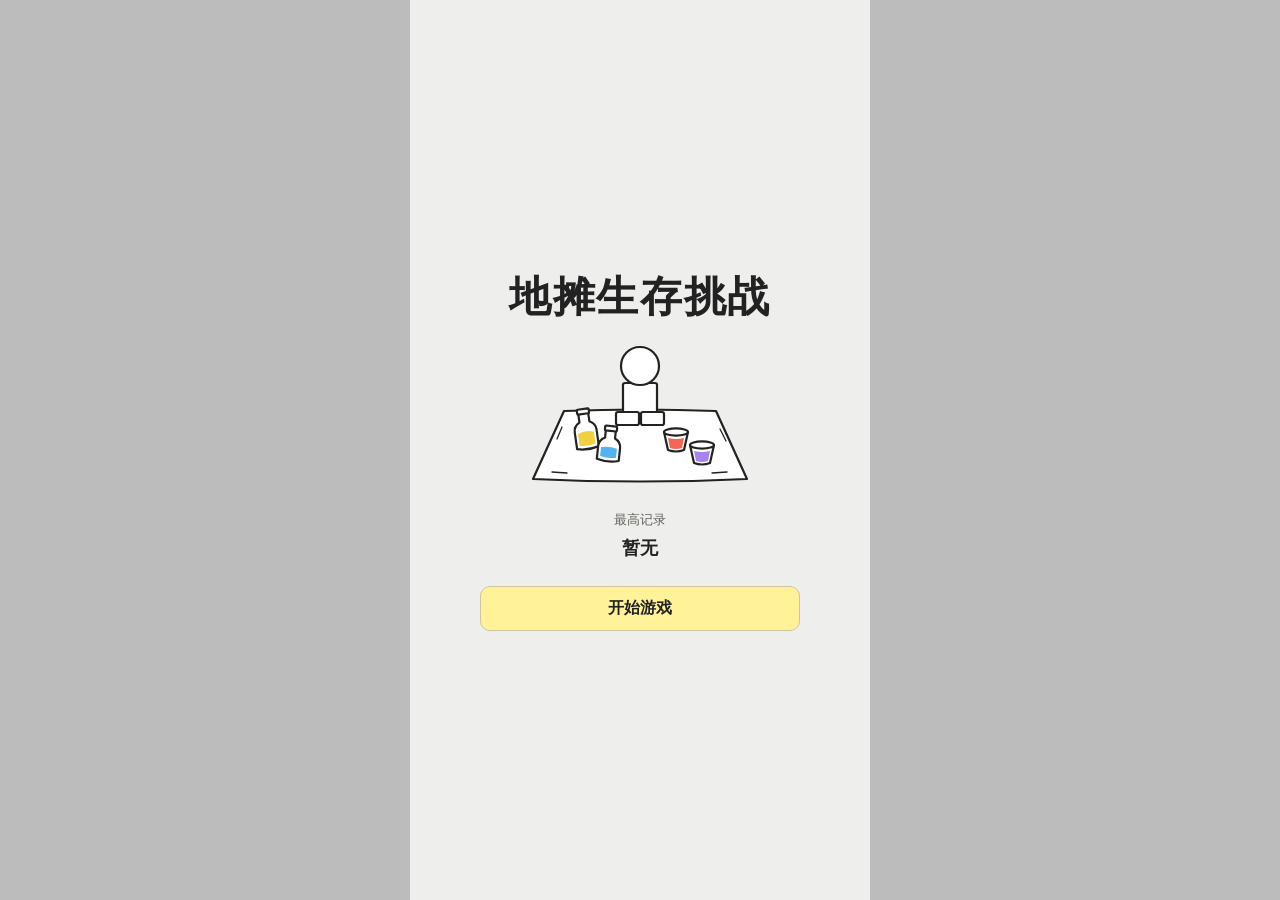
<file: index.html>
<!doctype html>
<html lang="zh-CN"><head><meta charset="utf-8"><meta name="viewport" content="width=device-width,initial-scale=1,viewport-fit=cover"><title>地摊生存挑战</title><link rel="stylesheet" href="shop.css?v=wager-tiers"></head>
<body>
<main id="start-screen" aria-labelledby="game-title">
  <div class="start-content">
    <h1 id="game-title">地摊生存挑战</h1>
    <svg class="start-illustration" viewBox="0 0 280 162" aria-hidden="true" fill="#fff" stroke="#222" stroke-width="2.2" stroke-linecap="round" stroke-linejoin="round">
      <!-- The ground cloth widens toward the viewer. -->
      <path d="M64 78Q140 75 216 78L247 146Q140 151 33 146Z"/>
      <path d="M62 94l-5 12m163-10 6 12M52 139l15 1m145 0 15-1" fill="none" stroke-width="1.3"/>
      <!-- Seated vendor -->
      <rect x="123" y="50" width="34" height="36" rx="2"/>
      <rect x="116" y="79" width="23" height="13" rx="2"/>
      <rect x="141" y="79" width="23" height="13" rx="2"/>
      <circle cx="140" cy="33" r="19"/>
      <!-- Two bottles -->
      <g transform="translate(83 79) rotate(-8)">
        <path d="M-5 0H5v10q6 3 6 9v17q-11 3-22 0V19q0-6 6-9Z"/>
        <path d="M-8 21q8-3 16 0v12q-8 2-16 0Z" fill="#f1cf43" stroke="none"/>
        <rect x="-6" y="-3" width="12" height="5" rx="1"/>
      </g>
      <g transform="translate(111 96) rotate(6)">
        <path d="M-5 0H5v9q6 3 6 9v13q-11 3-22 0V18q0-6 6-9Z"/>
        <path d="M-8 19q8-2 16 0v9q-8 2-16 0Z" fill="#52b3ed" stroke="none"/>
        <rect x="-6" y="-3" width="12" height="5" rx="1"/>
      </g>
      <!-- Two cups, with visible rims -->
      <g transform="translate(176 99)">
        <path d="M-12 0l4 18q8 3 16 0l4-18Z"/>
        <path d="M-8 6q8 2 16 0l-2 10q-6 2-12 0Z" fill="#f36757" stroke="none"/>
        <ellipse rx="12" ry="3.6"/>
      </g>
      <g transform="translate(202 112)">
        <path d="M-12 0l4 18q8 3 16 0l4-18Z"/>
        <path d="M-8 6q8 2 16 0l-2 10q-6 2-12 0Z" fill="#a783ed" stroke="none"/>
        <ellipse rx="12" ry="3.6"/>
      </g>
    </svg>
    <p class="record-label">最高记录</p>
    <p id="best-record">暂无</p>
    <button id="continue-game" class="primary-action" type="button" hidden></button>
    <button id="start-game" class="primary-action" type="button">开始游戏</button>
  </div>
</main>
<main id="shop" hidden data-story="intro" aria-label="杯子小店，美术 01"><header><div class="coins"><span>＄</span><div class="balance"><b id="balance" aria-label="金币余额" aria-live="polite">0</b></div></div><div class="day-controls"><b id="day-number">第 1 天</b><div class="day-actions"><button id="open-scavenge" hidden type="button" aria-haspopup="dialog">拾荒</button><button id="close-day" type="button">收摊</button></div></div><button id="wagers" type="button" hidden aria-haspopup="dialog">对赌</button><button id="preorders" type="button" hidden aria-haspopup="dialog">预订</button><button class="setting" type="button" aria-haspopup="dialog">设置</button><p id="queue-count" aria-live="polite">还有 5 人在排队</p><p id="rent-today">明日付货款 10 金币</p></header><div id="customers"></div>
<aside id="skip-tip" class="game-tip" hidden aria-label="如果没有饮料可以卖给这位顾客，可以点「撵走」，换下一位。">
  <button id="close-skip-tip" class="tip-close" type="button" aria-label="关闭提示">×</button>
  <p>如果没有饮料可以卖给这位顾客，可以点「撵走」，换下一位。</p>
  <button id="confirm-skip-tip" class="tip-confirm" type="button">知道了</button>
</aside>
<div id="mentor" class="person" hidden><div class="head"><span class="mentor-hat" aria-hidden="true"></span><svg class="mentor-lips" viewBox="0 0 32 18" aria-hidden="true"><path fill="#c52d48" d="M1 9C7 7 9 2 12 3c2 0 3 2 4 2s2-2 4-2c3-1 5 4 11 6-4 4-9 7-15 7S5 13 1 9Z"/><path d="M4 9q12 4 24 0" fill="none" stroke="#831b32" stroke-width="1.3" stroke-linecap="round"/></svg></div><div class="body"></div></div>
<section id="story" aria-label="开店剧情" hidden><strong>地摊主理人</strong><p id="story-text" aria-live="polite"></p><div class="story-actions"><button id="story-refuse" type="button" hidden>不交</button><button id="story-next" type="button">继续</button></div></section><section id="table" aria-label="桌面，点击空处放回选中的杯子"><div id="cart-area"></div><p id="item-count">物品总数：0</p><div id="fruit-market" aria-label="今日水果单份价格"></div></section><div id="cups"></div><svg id="shop-stream" aria-hidden="true"><path/></svg><aside id="return-tip" class="game-tip" hidden aria-label="把一只杯子装满并选中，再点箱子里的空白处，就能把它放回去，腾出一个手位。">
  <button id="close-return-tip" class="tip-close" type="button" aria-label="关闭提示">×</button>
  <p>把一只杯子装满并选中，再点箱子里的空白处，就能把它放回去，腾出一个手位。</p>
  <button id="confirm-return-tip" class="tip-confirm" type="button">知道了</button>
</aside><div id="slots" aria-label="三个手持位置"><i></i><i></i><i></i></div><p id="hint" role="status" aria-live="polite">拿起杯子，把相同颜色倒在一起</p><footer><button id="upgrade" aria-haspopup="dialog"><span id="upgrade-badge" class="footer-badge" hidden></span>升级 <small>▲</small></button><button id="inventory" aria-haspopup="dialog"><span id="inventory-badge" class="footer-badge" hidden></span>仓库 <small>▲</small></button></footer>
<dialog id="upgrade-menu" aria-labelledby="upgrade-title">
  <div class="upgrade-heading"><h2 id="upgrade-title">升级</h2><button id="close-upgrade" aria-label="关闭升级菜单">×</button></div>
  <button id="buy-scavenge-upgrade" class="extra-upgrade" type="button"><span><span></span><small></small></span><strong></strong></button>
  <button id="buy-daily"><span>增加每日顾客<small id="daily-count"></small></span><strong id="daily-price"></strong></button>
  <button id="buy-wallet"><span>顾客钱包<small id="wallet-level"></small></span><strong id="wallet-price"></strong></button>
  <button id="buy-merchant-type"><span>解锁商人箱型<small id="merchant-type-level"></small></span><strong id="merchant-type-price"></strong></button>
  <button id="buy-merchant-count"><span>增加商人商品<small id="merchant-count-level"></small></span><strong id="merchant-count-price"></strong></button>
  <div id="extra-upgrades"></div>
  <p id="upgrade-status" aria-live="polite"></p>
</dialog>
<dialog id="prop-catalog" aria-labelledby="prop-title">
  <div class="upgrade-heading">
    <h2 id="prop-title">道具一览</h2>
    <form method="dialog"><button class="settings-close" aria-label="关闭道具一览">×</button></form>
  </div>
  <h3>价格影响器</h3>
  <div id="influencer-previews"></div>
  <p>从明天起按目标价成交，持续 3 天。原行情照常变化，到期后恢复按当时的行情成交。</p>
</dialog>
<dialog id="settings-menu" aria-labelledby="settings-title">
  <div class="upgrade-heading"><h2 id="settings-title">设置</h2><form method="dialog"><button class="settings-close" aria-label="关闭设置">×</button></form></div>
  <button id="settings-save" class="primary-action" type="button">保存并返回首页</button>
  <button id="settings-restart" class="primary-action" type="button">重新开始</button>
  <button id="settings-abandon" class="primary-action" type="button">放弃本局</button>
  <p id="settings-status" role="status"></p>
</dialog>
<dialog id="trader-menu" aria-labelledby="trader-title">
  <h2 id="trader-title">操盘手</h2>
  <p>我跟你谈个生意。</p>
  <p id="trader-terms"></p>
  <p id="trader-status" role="status"></p>
  <div class="rent-warning-actions">
    <button id="trader-decline" type="button">不同意</button>
    <button id="trader-accept" type="button" value="confirm"></button>
  </div>
</dialog>
<dialog id="wager-offer" aria-labelledby="wager-title">
  <h2 id="wager-title">对赌客</h2>
  <p id="wager-terms"></p>
  <ul id="wager-history" aria-label="最近三天基础行情"></ul>
  <form method="dialog">
    <div class="wager-prediction" role="group" aria-label="预测价">
      <span>预测价</span>
      <input id="wager-whole" aria-label="个位" inputmode="numeric" pattern="[0-9]" maxlength="1" required>
      <span aria-hidden="true">.</span>
      <input id="wager-decimal" aria-label="十分位" inputmode="numeric" pattern="[0-9]" maxlength="1" required>
      <span>金币</span>
    </div>
    <label>本金 <input id="wager-stake" type="range" min="1" step="1" value="1"> <output id="wager-stake-value" for="wager-stake"></output></label>
    <label>返还倍率 <select id="wager-multiplier">
      <option value="1.1">1.1 倍（±0.5）</option>
      <option value="1.2">1.2 倍（±0.4）</option>
      <option value="1.5">1.5 倍（±0.3）</option>
      <option value="2" selected>2 倍（±0.2）</option>
      <option value="3">3 倍（±0.1）</option>
    </select></label>
    <p id="wager-preview" aria-live="polite"></p>
    <div class="rent-warning-actions"><button value="decline" formnovalidate>不赌</button><button id="wager-sign" value="sign">确认下注</button></div>
  </form>
</dialog>
<dialog id="wager-book" aria-labelledby="wager-book-title">
  <h2 id="wager-book-title">对赌记录</h2>
  <p id="wager-settlement" role="status"></p>
  <div id="wager-list"></div>
  <form method="dialog" class="rent-warning-actions"><button>关闭</button></form>
</dialog>
<dialog id="preorder-offer" aria-labelledby="preorder-offer-title">
  <h2 id="preorder-offer-title">预订商</h2>
  <p id="preorder-terms"></p>
  <p id="preorder-stock"></p>
  <div class="preorder-forecast"><strong id="preorder-mini"></strong><strong id="preorder-small"></strong></div>
  <p id="preorder-value"></p>
  <form method="dialog" class="rent-warning-actions">
    <button value="decline">婉拒</button><button value="accept">签预订</button>
  </form>
</dialog>
<dialog id="preorder-menu" aria-labelledby="preorder-menu-title">
  <h2 id="preorder-menu-title">预订箱</h2>
  <p>预留的杯子会留给预订商，到期日可交货，收摊时会结算未完成的订单。</p>
  <div id="preorder-list"></div>
  <form method="dialog" class="rent-warning-actions"><button>关闭</button></form>
</dialog>
<dialog id="wholesale-menu" aria-labelledby="wholesale-title">
  <h2 id="wholesale-title">批发商</h2>
  <p id="wholesale-terms"></p>
  <form method="dialog" class="rent-warning-actions">
    <button value="decline" autofocus>不同意</button>
    <button value="accept">同意收购</button>
  </form>
</dialog>
<dialog id="merchant-menu" aria-labelledby="merchant-title">
  <div class="upgrade-heading"><h2 id="merchant-title">箱子商人</h2><button id="close-merchant" type="button" aria-label="关闭报价">×</button></div>
  <div id="merchant-offers"></div>
  <p id="merchant-status" role="status"></p>
</dialog>
<dialog id="inventory-menu" aria-labelledby="inventory-title">
  <div class="upgrade-heading"><h2 id="inventory-title">仓库</h2><button id="close-inventory" type="button" aria-label="关闭仓库">×</button></div>
  <div id="inventory-grid"></div>
  <p id="inventory-status" role="status"></p>
</dialog>
<dialog id="influencer-menu" aria-labelledby="influencer-title">
  <h2 id="influencer-title">应用价格影响器？</h2>
  <p id="influencer-terms"></p>
  <form method="dialog" class="rent-warning-actions">
    <button value="cancel" autofocus>取消</button>
    <button value="apply" class="influencer-apply">应用</button>
  </form>
</dialog>
<dialog id="scavenge-menu" aria-labelledby="scavenge-title">
  <div class="upgrade-heading"><h2 id="scavenge-title">拾荒</h2><button id="close-scavenge" type="button" aria-label="关闭拾荒面板">×</button></div>
  <p>去路边找别人丢下的箱子。优先使用无负面影响的次数。用完后，每拾荒一次，明天就少一位顾客。</p>
  <p id="scavenge-prizes"></p>
  <p id="scavenge-count">明天预计有 <strong id="scavenge-customers"></strong> 位顾客 · 剩余 <strong id="scavenge-attempts" class="story-keyword"></strong> 次拾荒机会</p>
  <p id="scavenge-free-count" hidden>其中 <strong id="scavenge-free-attempts" class="story-keyword"></strong> 次不会减少明天的顾客</p>
  <p id="scavenge-chance">下次成功率 <strong id="scavenge-percent" class="story-amount"></strong></p>
  <p id="scavenge-exhausted" hidden>今天的拾荒机会已用完</p>
  <p id="scavenge-result" role="status"></p>
  <button id="try-scavenge" class="primary-action" type="button">拾荒</button>
</dialog>
<dialog id="close-day-warning" aria-labelledby="close-day-warning-title" aria-describedby="close-day-warning-detail">
  <h2 id="close-day-warning-title">提前收摊</h2>
  <p id="close-day-warning-detail"></p>
  <form method="dialog" class="rent-warning-actions">
    <button value="cancel" autofocus>取消</button>
    <button value="confirm">确认收摊</button>
  </form>
</dialog>
<dialog id="rent-warning" aria-labelledby="rent-warning-title" aria-describedby="rent-warning-detail">
  <div class="rent-warning-heading">
    <span aria-hidden="true">×</span>
    <h2 id="rent-warning-title"></h2>
  </div>
  <p id="rent-warning-detail"></p>
  <p>还要继续吗？</p>
  <form method="dialog" class="rent-warning-actions">
    <button value="cancel" autofocus>取消</button>
    <button value="confirm">确定</button>
  </form>
</dialog>
<dialog id="rent-failure" aria-labelledby="rent-failure-title" aria-describedby="rent-failure-detail">
  <h2 id="rent-failure-title">租金不足，营业结束</h2>
  <p id="rent-failure-detail"></p>
  <button id="restart-shop" type="button">返回主界面</button>
</dialog>
<dialog id="buy-shop" aria-labelledby="buy-shop-title" aria-describedby="buy-shop-detail">
  <h2 id="buy-shop-title">买下这家店？</h2>
  <p id="buy-shop-detail">你已经攒够了 10000 金币。要把这家店买下来吗？</p>
  <button id="confirm-buy-shop" class="primary-action" type="button">买下来</button>
</dialog>
<div id="day-banner" role="status" hidden></div></main>
<div id="shop-tools" hidden>
<aside id="shop-test" aria-label="测试">
  <strong>测试</strong>
  <button id="open-prop-catalog" type="button" aria-haspopup="dialog">道具一览</button>
  <hr>
  <button type="button" data-test-box="3">添加迷你箱</button>
  <button type="button" data-test-box="0">添加小箱</button>
  <button type="button" data-test-box="1">添加中箱</button>
  <button type="button" data-test-box="2">添加大箱</button>
</aside>
<aside id="shop-assist" aria-label="辅助">
  <strong>辅助</strong>
  <label><input id="auto-mix" type="checkbox" autocomplete="off"> 自动配单</label>
  <label><input id="box-auto-mix" type="checkbox" autocomplete="off"> 箱子内自动配单<br>（推荐开启）</label>
  <fieldset id="auto-sale-exclusions"><legend>自动配单禁售商品</legend></fieldset>
  <label><input id="auto-dismiss-excluded" type="checkbox" autocomplete="off" checked disabled> 不卖自动撵走</label>
  <fieldset id="cup-priority">
    <legend>配单优先级</legend>
    <label><input type="checkbox" autocomplete="off" name="cup-priority" value="2"> 优先迷你杯</label>
    <label><input type="checkbox" autocomplete="off" name="cup-priority" value="3"> 优先小杯</label>
  </fieldset>
</aside>
</div>
<script src="art-01/bottle-art.js"></script><script src="art-01/ink-stroke.js"></script><script src="heap-rules.js"></script><script src="shop.js?v=wager-tiers"></script></body></html>
</file>
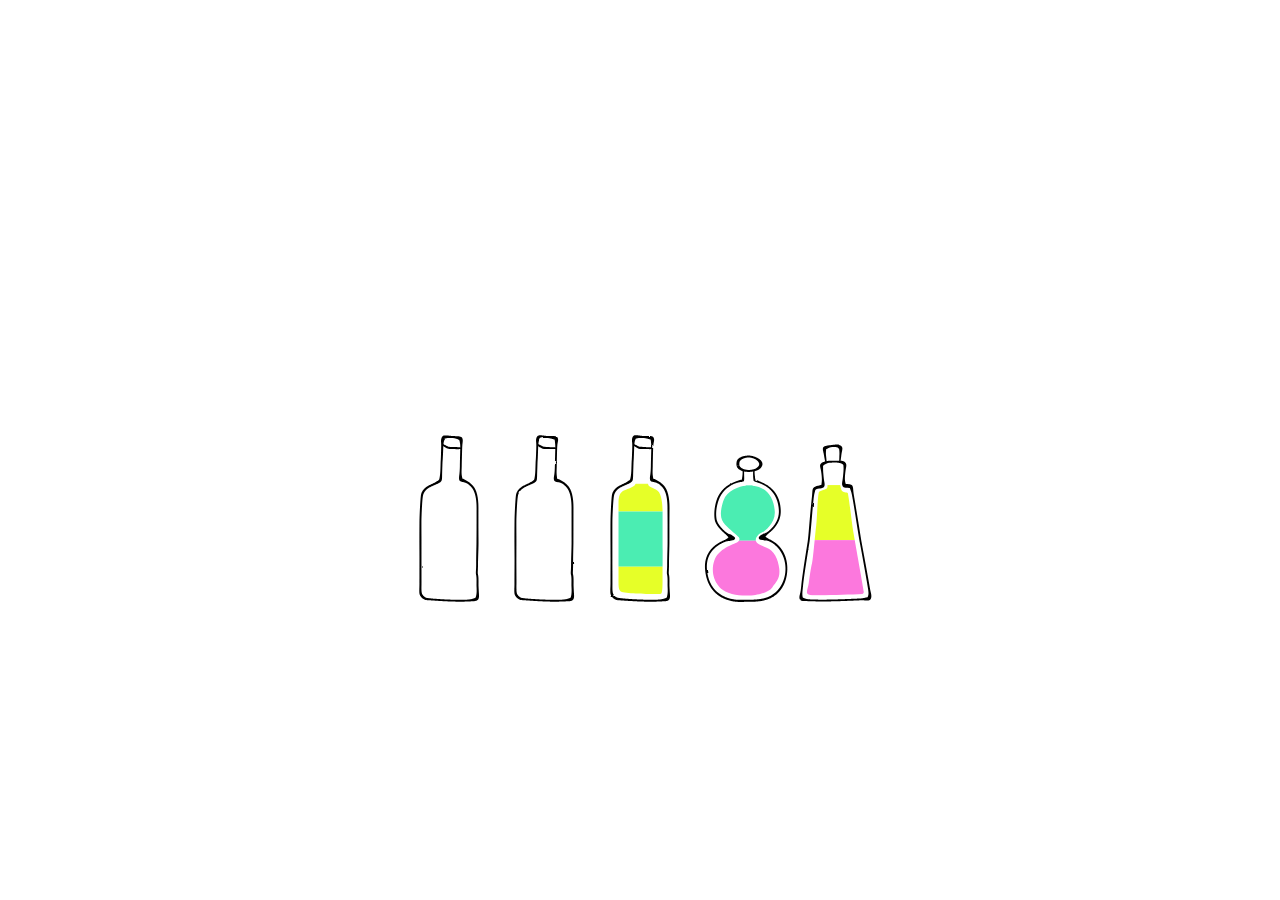
<file: bottle-test/index.html>
<!doctype html>
<html lang="zh-CN">
<head>
<meta charset="UTF-8">
<meta name="viewport" content="width=device-width, initial-scale=1, viewport-fit=cover">
<title>瓶子样式测试</title>
<link rel="stylesheet" href="style.css">
</head>
<body>
<main id="game" aria-label="倒水游戏"><div id="bottles"></div><svg id="stream" aria-hidden="true"><path /></svg></main>
<script src="bottle-art.js"></script>
<script src="ink-stroke.js"></script>
<script src="game.js"></script>
</body>
</html>
</file>
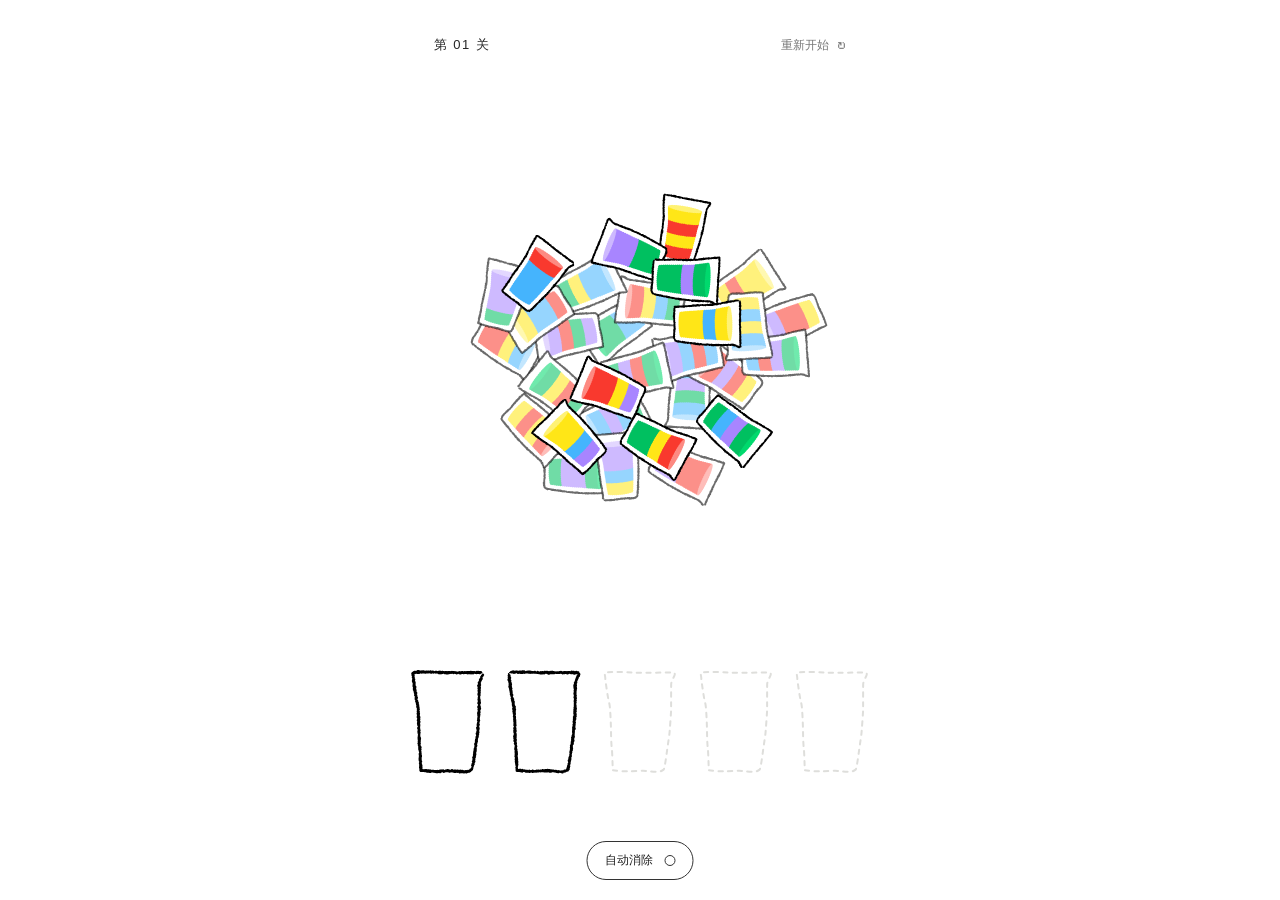
<file: cup-test-01.html>
<!doctype html>
<html lang="zh-CN">
<head>
<meta charset="UTF-8">
<meta name="viewport" content="width=device-width, initial-scale=1, viewport-fit=cover">
<title>杯子测试 01 · 美术 01</title>
<link rel="stylesheet" href="heap.css">
</head>
<body>
<main id="game" aria-label="归色倒水游戏">
  <header class="game-header"><div class="level">第 <span id="level-number">01</span> 关</div><button id="restart" type="button" aria-label="重新开始这一关">重新开始 <span aria-hidden="true">↻</span></button></header>
  <div id="slots"></div>
  <div id="bottles"></div>
  <svg id="stream" aria-hidden="true"><path /></svg>
  <svg id="clear-fx" aria-hidden="true"></svg>
  <button id="auto" type="button" role="switch" aria-checked="false">自动消除<span class="auto-indicator" aria-hidden="true"></span></button>
  <p id="status" class="sr-only" role="status" aria-live="polite"></p>
  <section id="result" hidden aria-label="通关"><div class="result-mark" aria-hidden="true">✳</div><h1>归色完成</h1><button id="next" type="button">再玩一关 <span aria-hidden="true">→</span></button></section>
</main>
<script src="art-01/bottle-art.js"></script>
<script src="art-01/ink-stroke.js"></script>
<script src="heap-shapes.js"></script>
<script src="heap-level.js"></script>
<script src="heap-rules.js"></script>
<script src="heap-game.js?v=water-edges"></script>
</body>
</html>
</file>
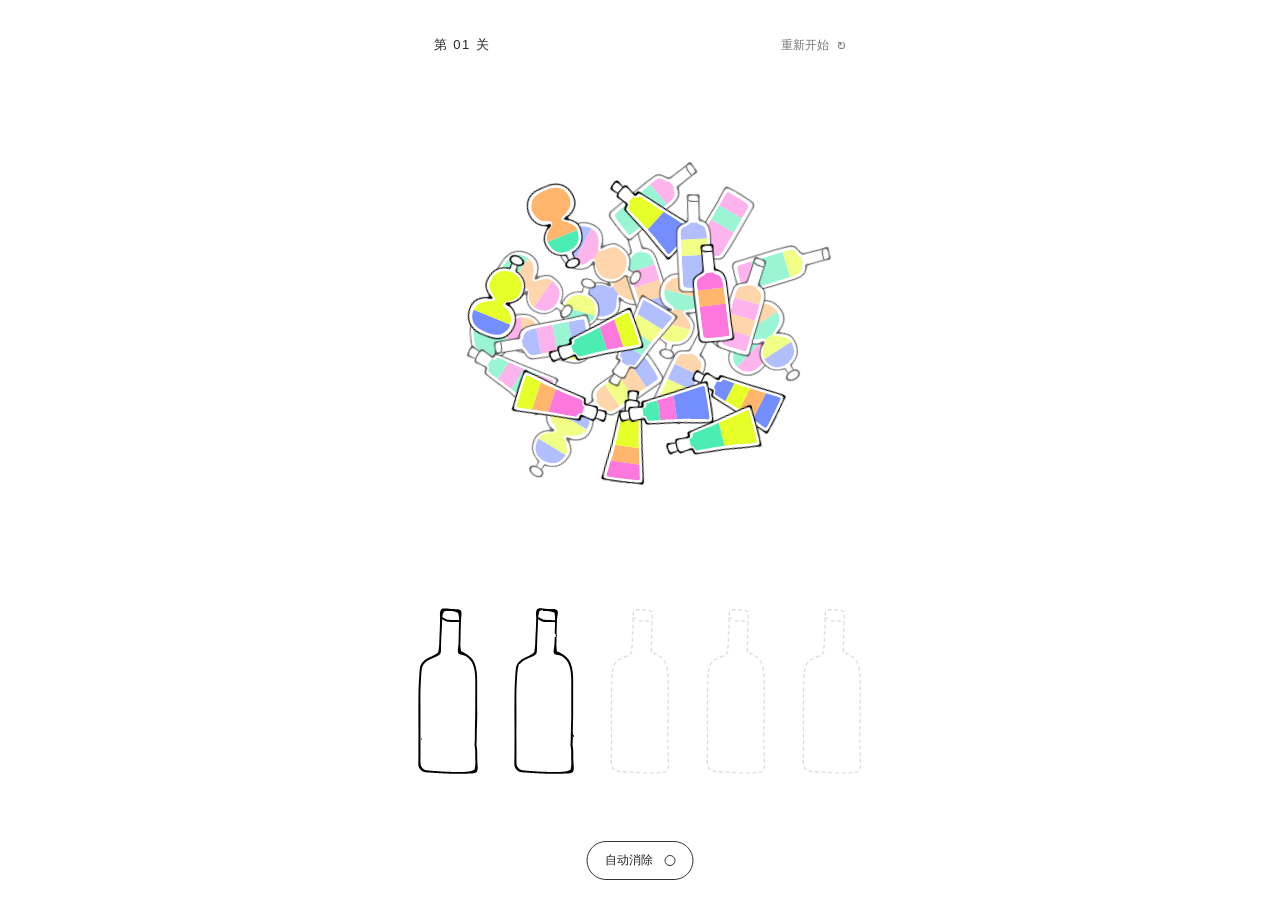
<file: cup-test-02.html>
<!doctype html>
<html lang="zh-CN">
<head>
<meta charset="UTF-8">
<meta name="viewport" content="width=device-width, initial-scale=1, viewport-fit=cover">
<title>杯子测试 02 · 美术 02</title>
<link rel="stylesheet" href="index02-assets/heap.css">
</head>
<body>
<main id="game" aria-label="归色倒水游戏">
  <header class="game-header"><div class="level">第 <span id="level-number">01</span> 关</div><button id="restart" type="button" aria-label="重新开始这一关">重新开始 <span aria-hidden="true">↻</span></button></header>
  <div id="slots"></div>
  <div id="bottles"></div>
  <svg id="stream" aria-hidden="true"><path /></svg>
  <svg id="clear-fx" aria-hidden="true"></svg>
  <button id="auto" type="button" role="switch" aria-checked="false">自动消除<span class="auto-indicator" aria-hidden="true"></span></button>
  <p id="status" class="sr-only" role="status" aria-live="polite"></p>
  <section id="result" hidden aria-label="通关"><div class="result-mark" aria-hidden="true">✳</div><h1>归色完成</h1><button id="next" type="button">再玩一关 <span aria-hidden="true">→</span></button></section>
</main>
<script src="index02-assets/bottle-art.js"></script>
<script src="index02-assets/ink-stroke.js"></script>
<script src="index02-assets/heap-shapes.js"></script>
<script src="index02-assets/heap-level.js"></script>
<script src="index02-assets/heap-rules.js"></script>
<script src="index02-assets/heap-game.js"></script>
</body>
</html>
</file>
<file: shop.css>
html { -webkit-user-select:none; user-select:none; }
*{box-sizing:border-box}html,body{margin:0;width:100%;height:100%;overflow:hidden}body{background:#bcbcbc;display:grid;place-items:center;font-family:"PingFang SC","Microsoft YaHei",sans-serif;color:#222}button{-webkit-tap-highlight-color:transparent;font:inherit;color:inherit;cursor:pointer}#shop{height:100dvh;width:min(100vw,51.1dvh);position:relative;background:#fafafa;overflow:hidden;isolation:isolate}header{position:absolute;top:2.2%;left:7%;right:7%;display:flex;align-items:center;justify-content:space-between;z-index:5}.coins{display:flex;align-items:center;position:relative;width:34%;height:27px;border:1px solid #454545;background:#fff}.coins span{display:grid;place-items:center;width:40px;height:40px;border:2px solid #222;border-radius:50%;background:#fff299;font-size:25px;flex-shrink:0;margin-left:-6px}.coins b{font-size:16px;text-align:center;flex:1}.setting{background:none;border:0;font-weight:600;font-size:14px}button[aria-disabled=true]{cursor:default}.person{position:absolute;top:12.5%;width:19%;height:23%;will-change:transform;z-index:1}.head{width:100%;aspect-ratio:1;border-radius:50%;background:#d2d2d2}.body{width:83%;height:70%;margin:0 auto;background:#d2d2d2;border-radius:3px}.bubble{position:absolute;left:72%;top:-9%;width:48%;aspect-ratio:1.2;border:1.3px solid #222;border-radius:50%;background:#fff;display:grid;place-items:center;opacity:0;transition:opacity .2s}.bubble:after{content:"";position:absolute;width:8px;height:6px;border:1px solid #222;border-radius:50%;background:white;left:-7px;bottom:-6px}.bubble span{width:43%;aspect-ratio:1;border-radius:50%}.person.ready .bubble{opacity:1}.person .held{position:absolute;width:var(--held-cup-width);height:var(--held-cup-height);right:-25%;top:30%;transform:rotate(-13deg);z-index:4}#table{position:absolute;inset:27.5% 0 0;background:#eeeeec;z-index:2;border-top:2px solid #e8e8e6}#cups{position:absolute;inset:0;pointer-events:none;z-index:4}.cup{position:absolute;width:16%;height:8%;padding:0;border:0;background:transparent;pointer-events:auto;transform-origin:50% 50%;will-change:transform;touch-action:manipulation}.cup svg,.held svg{width:100%;height:100%;overflow:visible}.cup.selected:after{content:"";position:absolute;bottom:-13%;left:28%;right:28%;height:3px;background:#777;border-radius:5px}.cup:focus-visible{outline:2px dashed #555;outline-offset:6px}#slots{position:absolute;left:9%;right:9%;top:84%;display:flex;justify-content:space-between;z-index:3}#slots i{width:20%;height:2px;border-radius:50%;background:#d3d3cf}#hint{position:absolute;top:86%;width:100%;text-align:center;font-size:clamp(10px,1.5dvh,13px);color:#84847f;z-index:4;pointer-events:none;margin:0}footer{position:absolute;bottom:0;height:10%;width:100%;display:flex;align-items:flex-start;justify-content:space-evenly;z-index:5;border-bottom:18px solid #c5c5c3}footer button{border:0;border-radius:24px 24px 0 0;background:#d4d4d2;width:34%;height:100%;font-size:clamp(16px,2.4dvh,22px);font-weight:600;padding-bottom:8px}footer button:first-child{background:#c5c5c3}footer small{font-size:13px;margin-left:6px}@media(prefers-reduced-motion:reduce){.bubble{transition:none}}

#shop-stream{position:absolute;inset:0;width:100%;height:100%;z-index:4;pointer-events:none}
.cup.table-cup { pointer-events: none; }
.table-cup svg { pointer-events: none; }
.table-cup .cup-silhouette { pointer-events: visibleFill; }
.cup.blocked-cup .cup-silhouette { fill: #e4e4e1; }
.cup.blocked-cup .liquid { opacity: .45; }
.coins .balance { flex:1; height:100%; overflow:hidden; display:grid; place-items:center; }
.balance b { display:block; font-variant-numeric:tabular-nums; }
.coin-reward { position:absolute; top:0; left:0; z-index:6; pointer-events:none; font-size:23px; font-weight:800; color:#8a5b00; text-shadow:0 1px #fff299; }
#upgrade-menu { position:fixed; inset:auto 0 0; margin:0 auto; width:min(100vw,51.1dvh); max-width:none; padding:20px 20px max(20px,env(safe-area-inset-bottom)); border:1px solid #d0d0ca; border-radius:24px 24px 0 0; background:#fafaf7; color:#222; }
#upgrade-menu[open] { animation:upgrade-in .25s ease-out; }
#upgrade-menu::backdrop { background:#2225; }
@keyframes upgrade-in { from { transform:translateY(100%); } }
.upgrade-heading { display:flex; justify-content:space-between; align-items:center; margin-bottom:14px; }
.upgrade-heading h2 { margin:0; font-size:20px; }
#close-upgrade { border:0; border-radius:50%; width:34px; height:34px; background:#eeeeec; font-size:24px; line-height:1; }
#upgrade-status { color:#686861; font-size:13px; margin:8px 0 0; }
#upgrade-status:empty { display:none; }
@media (prefers-reduced-motion: reduce) { #upgrade-menu[open] { animation:none; } }
#shop > header { flex-wrap:wrap; column-gap:6px; row-gap:10px; }
.day-controls { display:flex; align-items:center; gap:6px; white-space:nowrap; font-size:clamp(11px,3.5vw,14px); }
#close-day, #open-scavenge { border:1px solid #bbb; border-radius:5px; background:#eee; padding:3px 6px; }
#queue-count { flex-basis:50%; margin:0; font-size:clamp(11px,1.7dvh,14px); }
#shop > header .setting { padding:0; }
.dismiss-customer { display:none; position:absolute; bottom:36%; left:50%; transform:translateX(-50%); border:1px solid #888; border-radius:5px; background:#eee; padding:2px 6px; white-space:nowrap; font-size:clamp(10px,1.6dvh,13px); }
.person.ready .dismiss-customer { display:block; }
#cart-area { position:absolute; inset:0; }
#item-count { position:absolute; top:8px; right:12px; margin:0; font-size:clamp(10px,1.6dvh,13px); color:#555; pointer-events:none; }
#rent-today { margin:0 0 0 auto; font-size:clamp(10px,1.6dvh,13px); color:#575750; white-space:nowrap; }
#rent-failure { width:min(88vw,340px); padding:22px; border:1px solid #d0d0ca; border-radius:18px; background:#fafaf7; color:#222; }
#rent-failure::backdrop { background:#2228; }
#rent-failure h2 { margin:0; font-size:20px; }
#rent-failure p { margin:10px 0 18px; font-size:14px; }
#restart-shop { width:100%; padding:10px; border:1px solid #cfc6a0; border-radius:10px; background:#fff299; font-weight:600; }
footer button { width:27%; font-size:clamp(14px,2dvh,18px); }
footer small { font-size:10px; margin-left:2px; }
.stock-box { position:absolute; background:#e3e3df; border:1px solid #c6c6c0; border-radius:9px; }
.close-box { position:absolute; top:4px; left:4px; width:23px; height:23px; padding:0; border:1px solid #777; border-radius:4px; background:white; color:#111; font-size:18px; line-height:20px; }
#inventory-menu { position:fixed; inset:auto 0 0; margin:0 auto; width:min(100vw,51.1dvh); max-width:none; padding:20px; border:1px solid #d0d0ca; border-radius:24px 24px 0 0; background:#fafaf7; color:#222; }
#inventory-menu[open] { animation:upgrade-in .25s ease-out; }
#scavenge-menu[open] { animation:scavenge-in .28s ease-out; }
@keyframes scavenge-in { from { transform:translateY(100dvh); } }
@media (prefers-reduced-motion:reduce) {
  #inventory-menu[open], #scavenge-menu[open] { animation:none; }
}
#inventory-menu::backdrop { background:#2225; }
#close-inventory { border:0; border-radius:50%; width:34px; height:34px; background:#eee; font-size:24px; }
#inventory-menu small { display:block; margin-top:3px; }
#inventory-status { margin:10px 0 0; color:#81511b; font-size:13px; }
#inventory-status:empty { display:none; }
#item-count { left:12px; right:auto; }
#fruit-market { position:absolute; right:12px; top:4px; display:grid; grid-template-columns:repeat(2,auto); gap:1px 10px; color:#444; font-size:clamp(9px,1.45dvh,12px); }
#fruit-market span { display:flex; align-items:center; gap:3px; white-space:nowrap; }
#fruit-market i { width:7px; height:7px; border-radius:50%; }
#fruit-market b { font-variant-numeric:tabular-nums; }
.close-box { left:auto; right:4px; }
#shop[data-story="intro"] > header, #shop[data-story="intro"] > footer,
#shop[data-story="intro"] #slots, #shop[data-story="intro"] #hint,
#shop[data-story="intro"] #fruit-market, #shop[data-story="intro"] #item-count,
#shop[data-story="intro"] .cup:not(.table-cup), #shop[data-story="intro"] .close-box,
#shop[data-story="intro"] + #shop-tools { visibility:hidden; }
#shop[data-story] #cups, #shop[data-story] #cart-area { pointer-events:none; }
#shop[data-story] .cup { pointer-events:none; }
#shop[data-story] .cup-silhouette { pointer-events:none; }
#mentor { left:13%; }
#mentor.arrive { animation:mentor-arrive .65s ease-out; }
@keyframes mentor-arrive { from { transform:translateX(-250%); } }
#story { position:absolute; z-index:7; top:29%; left:7%; right:7%; padding:14px 16px; border:1px solid #aaa; border-radius:14px; background:#fff; box-shadow:0 3px 0 #0001; font-size:14px; }
#story p { margin:7px 0 12px; line-height:1.6; }
#story-next { display:block; margin-left:auto; border:1px solid #cfc6a0; border-radius:7px; padding:6px 12px; background:#fff299; }
#shop-test, #shop-assist { position:fixed; top:16%; max-width:calc(50vw - 25.55dvh - 24px); }
#shop-test { right:calc(50% + 25.55dvh + 18px); }
#shop-assist { left:calc(50% + 25.55dvh + 18px); }
#shop-test hr { width:100%; border:0; border-top:1px solid #bbb; margin:3px 0; }
#shop-test, #shop-assist { display:grid; gap:7px; padding:12px; border:1px solid #aaa; border-radius:9px; background:#eee; font-size:13px; }
#shop-test button { border:1px solid #bbb; border-radius:5px; background:white; padding:5px 8px; }
@media (max-aspect-ratio: 3/4) { #shop-tools { display:none; } }
@media (prefers-reduced-motion: reduce) { #mentor.arrive { animation:none; } }
#shop[data-story="intro"] .coins { visibility:visible; }
.day-actions { display:flex; gap:6px; }
#shop.queue-empty:not([data-story]) .day-actions {
  position:fixed; top:16dvh; left:50%; transform:translateX(-50%);
}
#shop.queue-empty:not([data-story]) .day-actions button {
  min-width:110px; padding:8px 18px; font-size:16px; font-weight:700;
}
#shop.queue-empty:not([data-story]) #close-day {
  background:#fff299; border-color:#9c8750;
}
.box-count { position:absolute; top:4px; left:6px; font-size:12px; font-variant-numeric:tabular-nums; pointer-events:none; }
#inventory-grid { display:grid; grid-template-columns:repeat(auto-fill,minmax(68px,1fr)); gap:8px; max-height:45dvh; overflow:auto; }
#inventory-grid p { grid-column:1/-1; margin:8px 0; font-size:13px; color:#666; }
.inventory-box { position:relative; aspect-ratio:1; display:flex; flex-direction:column; align-items:center; justify-content:center; gap:5px; border:1px solid #cfc6a0; border-radius:9px; background:#f5efd5; font-size:12px; }
.box-icon { display:block; width:30px; height:24px; border:1px solid #8a6a41; border-radius:3px; background:linear-gradient(#d6ae73 32%,#8a6a41 32% 37%,#bf925b 37%); }
#buy-daily, #merchant-buy { width:100%; display:flex; align-items:center; justify-content:space-between; text-align:left; gap:8px; margin-top:8px; padding:12px; border:1px solid #cfc6a0; border-radius:10px; background:#fff299; }
#buy-daily:disabled, #merchant-buy:disabled { background:#eeede6; color:#555; cursor:default; }
#daily-count { display:block; margin-top:4px; }
.merchant .head,.merchant .body { background:#bda98b; }
.merchant .bubble { font-size:12px; font-weight:700; }
.merchant.ready .dismiss-customer { left:75%; }
.merchant-offer { display:none; position:absolute; bottom:36%; left:24%; transform:translateX(-50%); border:1px solid #8f7848; border-radius:5px; background:#fff299; padding:2px 5px; white-space:nowrap; font-size:clamp(10px,1.6dvh,13px); }
.merchant.ready .merchant-offer { display:block; }
#merchant-menu { position:fixed; inset:auto 0 0; margin:0 auto; width:min(100vw,51.1dvh); max-width:none; padding:20px; border:1px solid #d0d0ca; border-radius:24px 24px 0 0; background:#fafaf7; color:#222; }
#merchant-menu::backdrop { background:#2225; }
#close-merchant { border:0; border-radius:50%; width:34px; height:34px; background:#eee; font-size:24px; }
#merchant-status { margin:8px 0 0; font-size:13px; color:#666; }
#merchant-status:empty { display:none; }
#buy-wallet { width:100%; display:flex; align-items:center; justify-content:space-between; text-align:left; gap:8px; margin-top:8px; padding:12px; border:1px solid #cfc6a0; border-radius:10px; background:#fff299; }
#buy-wallet:disabled { background:#eeede6; color:#555; cursor:default; }
#wallet-level { display:block; margin-top:4px; }
.person .bubble[data-orders] { display:flex; justify-content:center; align-items:center; gap:3px; padding:4px 5px; width:max-content; min-width:48%; min-height:24px; aspect-ratio:auto; border-radius:12px; transform:translateX(-20%); }
.person .bubble[data-orders] span { flex:none; width:clamp(8px,1.6dvh,13px); }
.person .held { right:calc(-25% + var(--cup-offset, 0px)); }
#shop.hud-enter > header { animation:hud-from-top .65s ease-out; }
#shop.hud-enter > footer, #shop.hud-enter #slots, #shop.hud-enter #hint,
#shop.hud-enter .cup:not(.table-cup) { animation:hud-from-bottom .65s ease-out; }
#shop.hud-enter #fruit-market, #shop.hud-enter #item-count { animation:hud-from-right .65s ease-out; }
@keyframes hud-from-top { from { translate:0 -110px; } }
@keyframes hud-from-bottom { from { translate:0 25dvh; } }
@keyframes hud-from-right { from { translate:100vw 0; } }
#upgrade-menu { max-height:85dvh; overflow:auto; }
#buy-merchant-type, #buy-merchant-count, .merchant-buy { width:100%; display:flex; align-items:center; justify-content:space-between; gap:8px; text-align:left; padding:12px; margin-top:8px; border:1px solid #cfc6a0; border-radius:10px; background:#fff299; }
#buy-merchant-type:disabled, #buy-merchant-count:disabled, .merchant-buy:disabled { background:#eeede6; color:#555; cursor:default; }
#buy-merchant-type small, #buy-merchant-count small, .merchant-buy small { display:block; margin-top:4px; }
.footer-badge { display:inline-flex; vertical-align:middle; justify-content:center; align-items:center; min-width:1.35em; height:1.35em; margin-right:4px; padding:0 .2em; border-radius:999px; background:#fff; color:#222; font-size:.7em; font-variant-numeric:tabular-nums; }
.footer-badge[hidden] { display:none; }
.extra-upgrade { width:100%; display:flex; align-items:center; justify-content:space-between; gap:8px; text-align:left; padding:12px; margin-top:8px; border:1px solid #cfc6a0; border-radius:10px; background:#fff299; }
.extra-upgrade:disabled { background:#eeede6; color:#555; cursor:default; }
.extra-upgrade small { display:block; margin-top:4px; }
#merchant-menu { max-height:85dvh; overflow:auto; }
.merchant-speech { display:none; position:absolute; top:-6%; left:100%; width:min(195px,49vw); margin:0; padding:7px 9px; border:1px solid #aaa; border-radius:10px; background:#fff; color:#222; font-size:clamp(10px,1.5dvh,13px); line-height:1.45; }
.merchant.ready .merchant-speech { display:block; }
.merchant:has(.merchant-speech) .bubble { display:none; }
.merchant-speech::before { content:""; position:absolute; top:12px; left:-5px; width:8px; height:8px; border-left:1px solid #aaa; border-bottom:1px solid #aaa; background:#fff; transform:rotate(45deg); }
 .offer-price-change { display:flex; flex-wrap:wrap; justify-content:flex-end; align-items:baseline; gap:2px 7px; text-align:right; font-size:.86em; }
.offer-price-change > span { white-space:nowrap; }
.offer-original { color:#666; text-decoration:line-through; text-decoration-color:#171717; }
.offer-discount { color:#146b35; }
#shop[data-story="market"] #story { top:calc(27.5% + 60px); }
#shop[data-story="market"] #fruit-market { z-index:6; }
#shop[data-story="market"] #fruit-market::after {
  content:""; position:absolute; inset:-3px -5px; border:2px solid #df551d; border-radius:6px;
  pointer-events:none; animation:market-highlight .6s ease-out both;
}
@keyframes market-highlight { from { opacity:0; transform:scale(1.12); } to { opacity:1; transform:scale(1); } }
@media (prefers-reduced-motion:reduce) { #shop[data-story="market"] #fruit-market::after { animation:none; } }
.game-tip { position:absolute; z-index:7; left:7%; right:7%; padding:14px 36px 12px 14px; border:1px solid #9c8750; border-radius:12px; background:#fff7d5; box-shadow:0 3px 0 #0001; color:#3e3421; font-size:14px; line-height:1.5; }
.game-tip p { margin:0 0 9px; }
#skip-tip { top:29%; }
#return-tip { bottom:27%; }
#return-tip::after { content:""; position:absolute; left:calc(50% - 4px); bottom:-6px; width:10px; height:10px; border-right:1px solid #9c8750; border-bottom:1px solid #9c8750; background:#fff7d5; transform:rotate(45deg); }
.tip-close { position:absolute; top:5px; right:5px; width:26px; height:26px; padding:0; border:0; background:transparent; font-size:20px; }
.tip-confirm { display:block; margin-left:auto; padding:4px 9px; border:1px solid #cfc6a0; border-radius:6px; background:#fff299; }
#shop[data-story] .game-tip { visibility:hidden; }
#day-banner { position:absolute; z-index:10; top:8%; left:0; right:0; padding:9px 0; background:#171717; color:white; text-align:center; font-size:18px; font-weight:700; pointer-events:none; }

#start-screen[hidden], #shop[hidden], #shop-tools[hidden] { display:none; }
#start-screen {
  width:min(100vw,51.1dvh);
  height:100dvh;
  display:grid;
  place-items:center;
  padding:24px;
  text-align:center;
  background:#eeeeec;
}
.start-content { width:min(100%,320px); }
#game-title { margin:0 0 8px; font-size:clamp(24px,7vw,42px); letter-spacing:.04em; }
.record-label { margin:0; color:#62625d; font-size:13px; }
#best-record { margin:7px 0 26px; font-size:18px; font-weight:600; }
.primary-action { width:100%; padding:11px; border:1px solid #cfc6a0; border-radius:10px; background:#fff299; font-weight:600; }
#buy-shop { width:min(88vw,340px); padding:22px; border:1px solid #d0d0ca; border-radius:18px; background:#fafaf7; color:#222; }
#buy-shop::backdrop { background:#2228; }
#buy-shop h2 { margin:0; font-size:20px; }
#buy-shop p { margin:10px 0 18px; font-size:14px; }
.start-illustration { display:block; width:min(100%,280px,43dvh); height:auto; margin:0 auto 16px; }

.story-actions { display:flex; justify-content:flex-end; gap:8px; }
.story-actions #story-next { margin-left:0; }
#story-refuse { border:1px solid #aaa; border-radius:7px; padding:6px 12px; background:#fff; }
.story-amount, .story-keyword { font-weight:750; }
.story-amount { color:#087747; }
.story-keyword { color:#7024b5; }

.carried-box { z-index:8; transform-origin:top left; pointer-events:none; }
.carried-drink { position:absolute; }
.carried-drink svg { width:100%; height:100%; overflow:visible; }

#mentor .head { position:relative; }
.mentor-hat { position:absolute; inset:0; }
.mentor-hat::before, .mentor-hat::after {
  content:""; position:absolute; background:#151515;
}
.mentor-hat::before {
  top:-17%; left:2%; width:96%; height:49%; border-radius:55% 55% 8% 8%;
}
.mentor-hat::after {
  top:27%; left:-15%; width:130%; height:9%; border-radius:999px;
}
.mentor-lips { position:absolute; left:35%; top:73%; width:30%; }
#rent-warning, #close-day-warning, #scavenge-menu {
  width:min(88vw,340px); padding:22px; border:1px solid #d0d0ca;
  border-radius:18px; background:#fafaf7; color:#222;
}
#rent-warning::backdrop, #close-day-warning::backdrop, #scavenge-menu::backdrop { background:#2228; }
#rent-warning h2, #close-day-warning h2 { margin:0; font-size:20px; }
#rent-warning p, #close-day-warning p { font-size:14px; line-height:1.6; }
.rent-warning-actions { display:flex; justify-content:flex-end; gap:8px; }
.rent-warning-actions button { padding:6px 14px; border:1px solid #aaa; border-radius:7px; background:white; }
.rent-warning-actions button[value="confirm"] { background:#fff299; }
.rent-warning-heading { display:flex; align-items:flex-start; gap:10px; }
.rent-warning-heading > span {
  display:grid; place-items:center; flex:0 0 24px; height:24px;
  border-radius:50%; background:#b4232d; color:#fff; font:bold 20px/1 sans-serif;
}
#rent-warning button[value="confirm"] { background:#b4232d; border-color:#b4232d; color:#fff; }


.box-icon.storage-flight {
  position:absolute; top:0; left:0; z-index:12;
  width:33px; height:29px; margin:0; pointer-events:none;
}

#open-scavenge { color:white; background:#2368bd; border-color:#1c56a0; }
#shop > header .coins { width:27%; }
#close-scavenge { border:0; border-radius:50%; width:34px; height:34px; background:#eeeeec; font-size:24px; }
#scavenge-menu p { font-size:14px; line-height:1.5; }
#scavenge-result:empty { display:none; }
#try-scavenge:disabled { opacity:.55; cursor:default; }

#scavenge-customers { color:#5145ba; font-weight:750; }

#scavenge-result[data-outcome="success"] { color:#087747; }
#scavenge-result[data-outcome="failure"] { color:#b32635; }

#auto-sale-exclusions, #cup-priority { display:grid; gap:5px; margin:3px 0 0; padding:6px 8px 8px; border:1px solid #bbb; border-radius:6px; }
#auto-sale-exclusions label, #cup-priority label { display:flex; align-items:center; gap:5px; }
#auto-sale-exclusions input:checked {
  appearance:none; width:13px; height:13px; border:1px solid #a51d2a; border-radius:3px;
  background:#c62838; color:#fff; display:grid; place-items:center;
}
#auto-sale-exclusions input:checked::before { content:"×"; font:bold 13px/11px sans-serif; }
#auto-sale-exclusions input:checked:focus-visible { outline:2px solid #222; outline-offset:2px; }
.auto-sale-dot { width:10px; height:10px; border-radius:50%; }

#trader-menu, #wholesale-menu, #preorder-offer, #preorder-menu, #wager-offer, #wager-book { width:min(88vw,340px); border:1px solid #d0d0ca; border-radius:18px; padding:22px; background:#fafaf7; color:#222; }
#trader-menu::backdrop, #wholesale-menu::backdrop, #preorder-offer::backdrop, #preorder-menu::backdrop, #wager-offer::backdrop, #wager-book::backdrop { background:#2228; }
#trader-menu h2, #wholesale-menu h2 { margin-top:0; font-size:20px; }
#trader-status:empty { display:none; }
.trader .head { position:relative; }
.trader .bubble { width:100%; min-height:28px; aspect-ratio:auto; border-radius:8px; left:55%; }
.trader-glasses { position:absolute; inset:37% 17% auto; height:18%; background:linear-gradient(#222,#222) center / 20% 2px no-repeat; }
.trader-glasses::before, .trader-glasses::after { content:""; position:absolute; width:42%; height:100%; border:2px solid #222; border-radius:30%; }
.trader-glasses::after { right:0; }


#open-scavenge[hidden], #continue-game[hidden] { display:none; }
#continue-game { background:#29834f; color:#fff; border-color:#226a41; margin-bottom:9px; }
#settings-menu { width:min(88vw,340px); padding:22px; border:1px solid #d0d0ca; border-radius:18px; background:#fafaf7; color:#222; }
#settings-menu::backdrop { background:#2228; }
#settings-restart, #settings-abandon { margin-top:8px; background:#eee; }
.settings-close { border:0; border-radius:50%; width:34px; height:34px; background:#eee; font-size:22px; }
#settings-status:empty { display:none; }

#prop-catalog {
  width:min(88vw,360px); padding:22px; border:1px solid #aaa;
  border-radius:18px; background:#fafaf7; color:#222;
}
#prop-catalog::backdrop { background:#2228; }
#prop-catalog h3 { margin:0; text-align:center; }
#prop-catalog p { font-size:14px; line-height:1.6; }
#influencer-previews {
  display:grid; grid-template-columns:repeat(4,minmax(0,1fr)); gap:6px;
  margin:18px 0 0; text-align:center;
}
#influencer-previews figure { margin:0; }
#influencer-previews figcaption { margin-top:6px; font-size:12px; }
.price-influencer { width:min(100%,7dvh,48px); height:48px; margin:auto; }
.price-influencer svg, .inventory-influencer svg { width:100%; height:100%; }
.inventory-influencer svg { max-width:48px; max-height:60px; }
#influencer-menu { width:min(88vw,340px); padding:22px; border:1px solid #aaa; border-radius:18px; background:#fafaf7; color:#222; }
#influencer-menu::backdrop { background:#2228; }
#influencer-menu h2 { margin:0; font-size:20px; }
#influencer-menu .influencer-apply { background:#fff299; }

.extra-upgrade[hidden] { display:none; }

.transfer-box { top:31px; font-size:16px; }
#transfer-overlays { position:absolute; inset:0; z-index:11; pointer-events:none; }
.transfer-target {
  position:absolute; pointer-events:auto; border:2px solid #378354; border-radius:8px;
  background:#c1eccbd9; color:#193e28; font-size:13px; font-weight:700;
}
.transfer-target.transfer-source { border-color:#b4232d; background:#f5b4b9d9; color:#741c25; }
.transferring-box .cup, .transferring-box .cup-silhouette { pointer-events:none; }
#shop[data-story="intro"] .transfer-box { visibility:hidden; }

.wholesaler .body { position:relative; }
.wholesale-apron {
  position:absolute; inset:6% 12% auto; height:70%; background:#527b68;
  clip-path:polygon(27% 0,73% 0,77% 25%,100% 36%,100% 100%,0 100%,0 36%,23% 25%);
}
.wholesale-apron::after {
  content:""; position:absolute; inset:48% 25% 18%; border:1px solid #d6e6db; border-radius:0 0 4px 4px;
}
.merchant.ready .merchant-offer[hidden] { display:none; }
.wholesale-speech {
  position:absolute; top:79%; left:100%; width:min(150px,36vw); margin:0;
  border:1px solid #527b68; border-radius:8px; padding:5px 7px;
  background:#f4fff7; color:#234438; font-size:clamp(10px,1.45dvh,13px); z-index:110;
}
.person .wholesale-held {
  left:110.526%; right:auto; top:var(--stack-y);
  transform:translate(-50%,-50%) rotate(-13deg); pointer-events:none;
}
#wholesale-menu button[value="accept"] { background:#fff299; }

#preorders { border:1px solid #aaa; border-radius:5px; background:#fff299; padding:3px 6px; }
#preorder-offer h2, #preorder-menu h2 { margin:0; font-size:20px; }
.preorder-forecast { display:flex; flex-wrap:wrap; gap:8px; }
.preorder-forecast strong { padding:5px 8px; border-radius:6px; background:#ffe8eb; color:#a21c33; }
.preorder-forecast strong[data-enough="true"] { background:#e2f4e7; color:#17683b; }
#preorder-offer button[value="accept"] { background:#fff299; }
#preorder-list { max-height:45dvh; overflow:auto; margin-bottom:12px; }
#preorder-list section { border-top:1px solid #ddd; padding:8px 0; }
#preorder-list h3, #preorder-list p { margin:4px 0 8px; }
#preorder-list button { margin:0 5px 5px 0; padding:4px 6px; }

#wagers { border:1px solid #aaa; border-radius:5px; background:#eee4ff; padding:3px 6px; }
#wager-offer h2, #wager-book h2 { margin:0; font-size:20px; }
#wager-offer form > label { display:flex; align-items:center; gap:8px; margin:8px 0; }
.wager-prediction { display:flex; align-items:center; gap:6px; margin:8px 0; }
.wager-prediction input { width:2.25em; min-height:2em; text-align:center; font:inherit; }
#wager-stake { flex:1; min-width:0; }
#wager-stake-value { white-space:nowrap; }
#wager-multiplier { font:inherit; }
#wager-sign { background:#fff299; }
#wager-list { max-height:45dvh; overflow:auto; }
#wager-list p { border-bottom:1px solid #ddd; padding-bottom:8px; }
</file>
<file: bottle-test/style.css>
* { box-sizing: border-box; }
html, body { margin: 0; width: 100%; height: 100%; background: #fff; overflow: hidden; }
body { overscroll-behavior: none; -webkit-tap-highlight-color: transparent; }
#game { position: relative; width: min(100%, 480px); height: 100%; height: 100dvh; margin: auto; isolation: isolate; }
#bottles { position: absolute; top: 48%; left: 4%; width: 92%; display: grid; grid-template-columns: repeat(5, minmax(0, 1fr)); gap: 7.8%; }
.bottle { position: relative; display: block; width: 100%; padding: 0; border: 0; background: transparent; cursor: pointer; touch-action: manipulation; transform-origin: 53.030303% 4.324324%; outline: none; }
.bottle-align { position: relative; padding-top: var(--by, 0); }
.bottle svg { display: block; width: var(--bw, 100%); margin: 0 auto; height: auto; overflow: visible; pointer-events: none; }
.bottle:focus-visible { outline: 2px dashed #aaa; outline-offset: 5px; border-radius: 8px; }
#stream { position: absolute; inset: 0; width: 100%; height: 100%; pointer-events: none; overflow: visible; z-index: 5; }
#stream path { stroke: none; }
</file>
<file: heap.css>
* { box-sizing: border-box; }
html,body { margin:0; width:100%; height:100%; background:white; }
body { overflow:hidden; overscroll-behavior:none; color:#252525; font-family:ui-rounded,"Hiragino Sans GB","PingFang SC",sans-serif; -webkit-tap-highlight-color:transparent; }
button,a { touch-action:manipulation; }
button { font:inherit; }
#game { position:relative; isolation:isolate; width:min(100%,480px); height:100dvh; min-height:480px; margin:auto; }
.game-header { position:absolute; top:max(26px,env(safe-area-inset-top)); left:7%; right:7%; display:flex; align-items:center; justify-content:space-between; z-index:150; }
.level { font-size:13px; letter-spacing:.12em; }
#level-number { font-variant-numeric:tabular-nums; }
#restart { border:0; background:none; padding:8px 0 8px 12px; font-size:12px; color:#777; cursor:pointer; }
#restart span { display:inline-block; padding-left:5px; font-size:18px; vertical-align:-1px; }
#bottles,#slots { position:absolute; inset:0; pointer-events:none; }
.bottle { position:absolute; display:block; padding:0; border:0; background:none; cursor:pointer; pointer-events:none; outline:none; -webkit-user-select:none; user-select:none; }
.bottle-align { position:relative; padding-top:var(--by,0); }
.bottle svg { display:block; width:var(--bw,100%); height:auto; margin:0 auto; overflow:visible; pointer-events:none; }
.bottle.covered { cursor:pointer; }
.bottle .liquid,.bottle .ink-outline { transition:opacity 150ms ease; }
.bottle.covered .liquid { opacity:.56; }
.bottle.covered .ink-outline { opacity:.58; }
.bottle[data-feedback="blocker"] .ink-outline { opacity:1; }
.bottle:focus-visible { outline:1px dashed #aaa; outline-offset:5px; border-radius:8px; }
.slot-ghost { position:absolute; }
.slot-ghost svg { display:block; width:100%; height:auto; overflow:visible; }
.slot-ghost path { stroke:#dededb; stroke-width:1.5; stroke-dasharray:3.2 4; stroke-linecap:round; fill:none; }
#stream { position:absolute; inset:0; width:100%; height:100%; overflow:visible; pointer-events:none; z-index:60; }
#stream path { stroke:none; }
#clear-fx { position:absolute; inset:0; width:100%; height:100%; overflow:visible; pointer-events:none; z-index:120; }
#auto { position:absolute; bottom:max(20px,env(safe-area-inset-bottom)); left:50%; transform:translateX(-50%); display:flex; align-items:center; gap:12px; padding:10px 17px; border:1px solid #333; border-radius:999px; background:#fff; color:#222; font-size:12px; line-height:1.4; cursor:pointer; z-index:150; }
.auto-indicator { width:11px; height:11px; border:1px solid #333; border-radius:50%; background:white; }
#auto[aria-checked="true"] .auto-indicator { background:#222; box-shadow:inset 0 0 0 2px #fff; }
#result { position:absolute; top:21%; left:12%; right:12%; padding:24px; text-align:center; background:rgba(255,255,255,.97); z-index:130; }
#result[hidden] { display:none; }
.result-mark { color:#4bc598; font-size:40px; font-weight:300; }
#result h1 { font-size:22px; font-weight:500; letter-spacing:.12em; margin:14px 0 24px; }
#next { border:1px solid #292929; border-radius:999px; background:white; color:#292929; padding:11px 24px; cursor:pointer; font-size:13px; }
#next span { padding-left:14px; }
@media(max-height:620px) { .game-header { top:12px; } }
.bottle-hit { pointer-events:visibleFill; fill:transparent; stroke:none; }
.sr-only { position:absolute; width:1px; height:1px; padding:0; margin:-1px; overflow:hidden; clip:rect(0,0,0,0); white-space:nowrap; border:0; }
</file>
<file: index02-assets/heap.css>
* { box-sizing: border-box; }
html,body { margin:0; width:100%; height:100%; background:white; }
body { overflow:hidden; overscroll-behavior:none; color:#252525; font-family:ui-rounded,"Hiragino Sans GB","PingFang SC",sans-serif; -webkit-tap-highlight-color:transparent; }
button,a { touch-action:manipulation; }
button { font:inherit; }
#game { position:relative; isolation:isolate; width:min(100%,480px); height:100dvh; min-height:480px; margin:auto; }
.game-header { position:absolute; top:max(26px,env(safe-area-inset-top)); left:7%; right:7%; display:flex; align-items:center; justify-content:space-between; z-index:150; }
.level { font-size:13px; letter-spacing:.12em; }
#level-number { font-variant-numeric:tabular-nums; }
#restart { border:0; background:none; padding:8px 0 8px 12px; font-size:12px; color:#777; cursor:pointer; }
#restart span { display:inline-block; padding-left:5px; font-size:18px; vertical-align:-1px; }
#bottles,#slots { position:absolute; inset:0; pointer-events:none; }
.bottle { position:absolute; display:block; padding:0; border:0; background:none; cursor:pointer; pointer-events:none; outline:none; -webkit-user-select:none; user-select:none; }
.bottle-align { position:relative; padding-top:var(--by,0); }
.bottle svg { display:block; width:var(--bw,100%); height:auto; margin:0 auto; overflow:visible; pointer-events:none; }
.bottle.covered { cursor:pointer; }
.bottle .liquid,.bottle .ink-outline { transition:opacity 150ms ease; }
.bottle.covered .liquid { opacity:.56; }
.bottle.covered .ink-outline { opacity:.58; }
.bottle[data-feedback="blocker"] .ink-outline { opacity:1; }
.bottle:focus-visible { outline:1px dashed #aaa; outline-offset:5px; border-radius:8px; }
.slot-ghost { position:absolute; }
.slot-ghost svg { display:block; width:100%; height:auto; overflow:visible; }
.slot-ghost path { stroke:#dededb; stroke-width:1.5; stroke-dasharray:3.2 4; stroke-linecap:round; fill:none; }
#stream { position:absolute; inset:0; width:100%; height:100%; overflow:visible; pointer-events:none; z-index:60; }
#stream path { stroke:none; }
#clear-fx { position:absolute; inset:0; width:100%; height:100%; overflow:visible; pointer-events:none; z-index:120; }
#auto { position:absolute; bottom:max(20px,env(safe-area-inset-bottom)); left:50%; transform:translateX(-50%); display:flex; align-items:center; gap:12px; padding:10px 17px; border:1px solid #333; border-radius:999px; background:#fff; color:#222; font-size:12px; line-height:1.4; cursor:pointer; z-index:150; }
.auto-indicator { width:11px; height:11px; border:1px solid #333; border-radius:50%; background:white; }
#auto[aria-checked="true"] .auto-indicator { background:#222; box-shadow:inset 0 0 0 2px #fff; }
#result { position:absolute; top:21%; left:12%; right:12%; padding:24px; text-align:center; background:rgba(255,255,255,.97); z-index:130; }
#result[hidden] { display:none; }
.result-mark { color:#4bc598; font-size:40px; font-weight:300; }
#result h1 { font-size:22px; font-weight:500; letter-spacing:.12em; margin:14px 0 24px; }
#next { border:1px solid #292929; border-radius:999px; background:white; color:#292929; padding:11px 24px; cursor:pointer; font-size:13px; }
#next span { padding-left:14px; }
@media(max-height:620px) { .game-header { top:12px; } }
.bottle-hit { pointer-events:visibleFill; fill:transparent; stroke:none; }
.sr-only { position:absolute; width:1px; height:1px; padding:0; margin:-1px; overflow:hidden; clip:rect(0,0,0,0); white-space:nowrap; border:0; }
</file>
